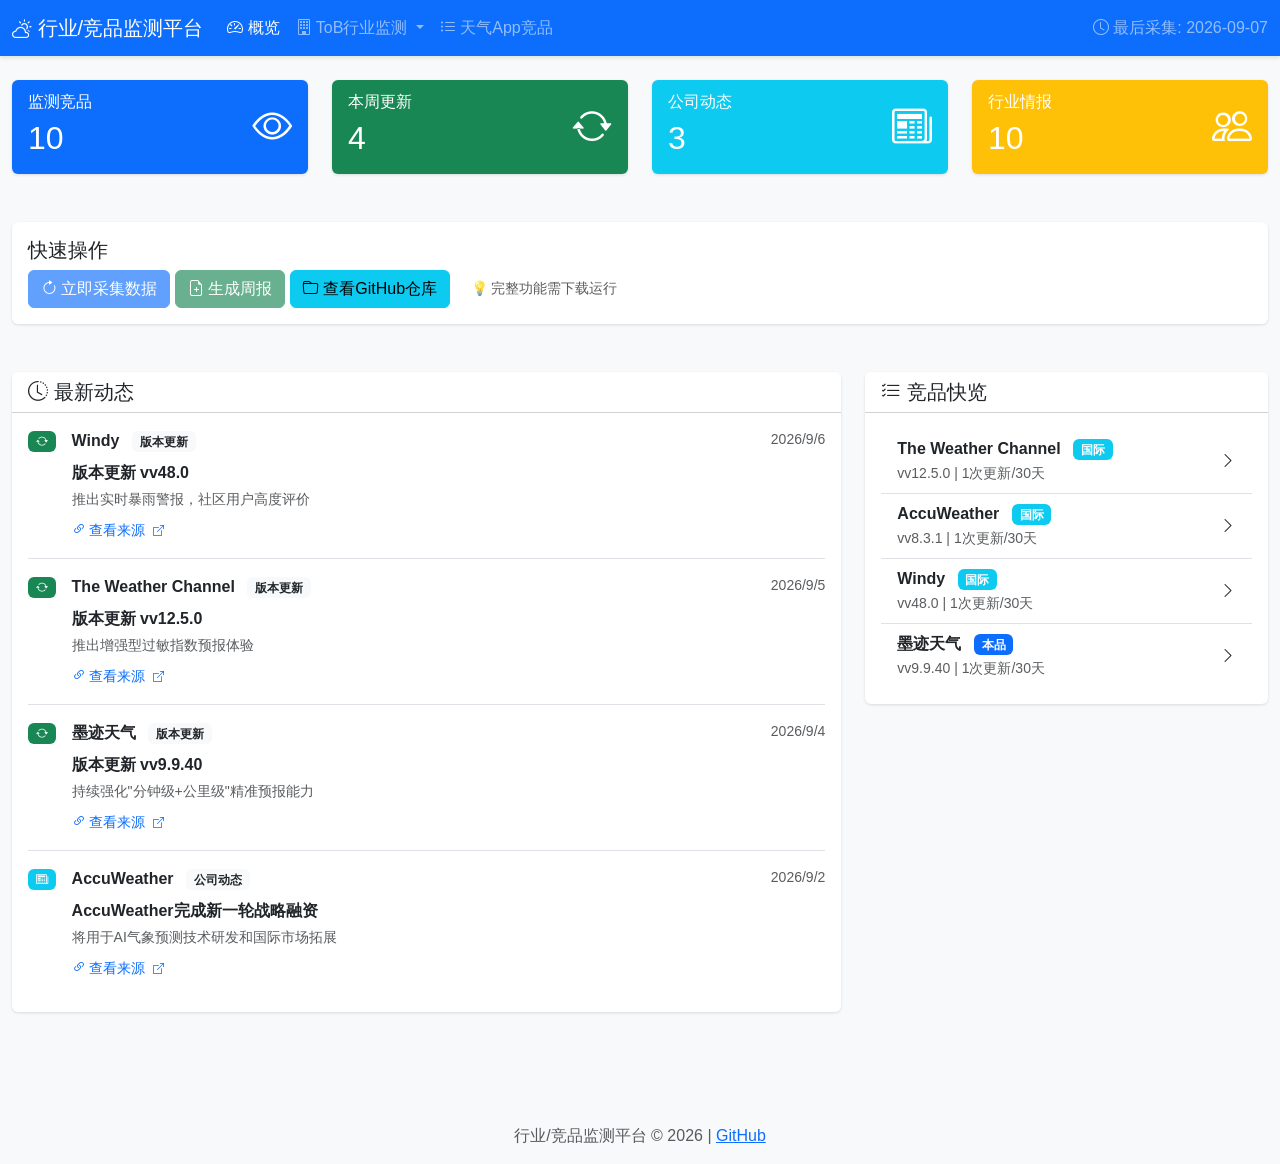
<file: docs/index.html>
<!DOCTYPE html>
<html lang="zh-CN">
<head>
    <meta charset="UTF-8">
    <meta name="viewport" content="width=device-width, initial-scale=1.0">
    <title>行业/竞品监测平台</title>

    <!-- Bootstrap 5 CSS -->
    <link href="https://cdn.jsdelivr.net/npm/bootstrap@5.3.0/dist/css/bootstrap.min.css" rel="stylesheet">
    <!-- Bootstrap Icons -->
    <link rel="stylesheet" href="https://cdn.jsdelivr.net/npm/bootstrap-icons@1.11.0/font/bootstrap-icons.css">
    <!-- Custom CSS -->
    <style>
        body {
            font-family: -apple-system, BlinkMacSystemFont, "Segoe UI", Roboto, "Helvetica Neue", Arial, sans-serif;
            background-color: #f8f9fa;
        }
        .navbar { box-shadow: 0 2px 4px rgba(0,0,0,0.1); }
        .card { border: none; box-shadow: 0 1px 3px rgba(0,0,0,0.12); margin-bottom: 1.5rem; }
        .card:hover { box-shadow: 0 4px 8px rgba(0,0,0,0.15); }
        .timeline-item { position: relative; padding-left: 0; }
        .timeline-item:last-child { border-bottom: none !important; }
    </style>
</head>
<body>
    <!-- 导航栏 -->
    <nav class="navbar navbar-expand-lg navbar-dark bg-primary">
        <div class="container-fluid">
            <a class="navbar-brand" href="index.html">
                <i class="bi bi-cloud-sun"></i> 行业/竞品监测平台
            </a>
            <button class="navbar-toggler" type="button" data-bs-toggle="collapse" data-bs-target="#navbarNav">
                <span class="navbar-toggler-icon"></span>
            </button>
            <div class="collapse navbar-collapse" id="navbarNav">
                <ul class="navbar-nav me-auto">
                    <li class="nav-item">
                        <a class="nav-link active" href="index.html">
                            <i class="bi bi-speedometer2"></i> 概览
                        </a>
                    </li>
                    <li class="nav-item dropdown">
                        <a class="nav-link dropdown-toggle" href="#" role="button" data-bs-toggle="dropdown">
                            <i class="bi bi-building"></i> ToB行业监测
                        </a>
                        <ul class="dropdown-menu">
                            <li><a class="dropdown-item" href="#subway">🚇 地铁行业</a></li>
                            <li><a class="dropdown-item" href="#aviation">✈️ 航空行业</a></li>
                            <li><a class="dropdown-item" href="#energy">⚡ 能源行业</a></li>
                        </ul>
                    </li>
                    <li class="nav-item">
                        <a class="nav-link" href="#competitors">
                            <i class="bi bi-list-ul"></i> 天气App竞品
                        </a>
                    </li>
                </ul>
                <span class="navbar-text">
                    <i class="bi bi-clock"></i> 最后采集: 2026-09-07
                </span>
            </div>
        </div>
    </nav>

    <!-- 主内容区 -->
    <main class="container-fluid mt-4">
        <div class="row">
            <!-- KPI卡片 -->
            <div class="col-md-3 mb-4">
                <div class="card text-white bg-primary">
                    <div class="card-body">
                        <div class="d-flex justify-content-between align-items-center">
                            <div>
                                <h6 class="card-subtitle mb-2">监测竞品</h6>
                                <h2 class="card-title mb-0">10</h2>
                            </div>
                            <i class="bi bi-eye fs-1"></i>
                        </div>
                    </div>
                </div>
            </div>

            <div class="col-md-3 mb-4">
                <div class="card text-white bg-success">
                    <div class="card-body">
                        <div class="d-flex justify-content-between align-items-center">
                            <div>
                                <h6 class="card-subtitle mb-2">本周更新</h6>
                                <h2 class="card-title mb-0">4</h2>
                            </div>
                            <i class="bi bi-arrow-repeat fs-1"></i>
                        </div>
                    </div>
                </div>
            </div>

            <div class="col-md-3 mb-4">
                <div class="card text-white bg-info">
                    <div class="card-body">
                        <div class="d-flex justify-content-between align-items-center">
                            <div>
                                <h6 class="card-subtitle mb-2">公司动态</h6>
                                <h2 class="card-title mb-0">3</h2>
                            </div>
                            <i class="bi bi-newspaper fs-1"></i>
                        </div>
                    </div>
                </div>
            </div>

            <div class="col-md-3 mb-4">
                <div class="card text-white bg-warning">
                    <div class="card-body">
                        <div class="d-flex justify-content-between align-items-center">
                            <div>
                                <h6 class="card-subtitle mb-2">行业情报</h6>
                                <h2 class="card-title mb-0">10</h2>
                            </div>
                            <i class="bi bi-people fs-1"></i>
                        </div>
                    </div>
                </div>
            </div>
        </div>

        <!-- 快速操作 -->
        <div class="row mb-4">
            <div class="col-md-12">
                <div class="card">
                    <div class="card-body">
                        <h5 class="card-title">快速操作</h5>
                        <button class="btn btn-primary" disabled>
                            <i class="bi bi-arrow-clockwise"></i> 立即采集数据
                        </button>
                        <button class="btn btn-success" disabled>
                            <i class="bi bi-file-earmark-plus"></i> 生成周报
                        </button>
                        <a href="https://github.com/hahaliu120600-alt/competitor-monitor-platform" target="_blank" class="btn btn-info">
                            <i class="bi bi-folder"></i> 查看GitHub仓库
                        </a>
                        <small class="text-muted ms-3">💡 完整功能需下载运行</small>
                    </div>
                </div>
            </div>
        </div>

        <div class="row">
            <!-- 最新动态 -->
            <div class="col-md-8 mb-4">
                <div class="card">
                    <div class="card-header bg-white">
                        <h5 class="mb-0">
                            <i class="bi bi-clock-history"></i> 最新动态
                        </h5>
                    </div>
                    <div class="card-body" style="max-height: 600px; overflow-y: auto;">
                        <div class="timeline">
                            <!-- 动态1 -->
                            <div class="timeline-item mb-3 pb-3 border-bottom">
                                <div class="d-flex">
                                    <div class="me-3">
                                        <span class="badge bg-success">
                                            <i class="bi bi-arrow-repeat"></i>
                                        </span>
                                    </div>
                                    <div class="flex-grow-1">
                                        <div class="d-flex justify-content-between align-items-start">
                                            <div>
                                                <strong>Windy</strong>
                                                <span class="badge bg-light text-dark ms-2 small">版本更新</span>
                                            </div>
                                            <small class="text-muted">2026/9/6</small>
                                        </div>
                                        <div class="mt-2">
                                            <strong>版本更新 vv48.0</strong>
                                            <p class="text-muted small mb-1 mt-1">推出实时暴雨警报，社区用户高度评价</p>
                                            <div class="mt-2">
                                                <a href="https://community.windy.com" target="_blank" class="small text-primary text-decoration-none">
                                                    <i class="bi bi-link-45deg"></i> 查看来源
                                                    <i class="bi bi-box-arrow-up-right ms-1" style="font-size: 0.8em;"></i>
                                                </a>
                                            </div>
                                        </div>
                                    </div>
                                </div>
                            </div>

                            <!-- 动态2 -->
                            <div class="timeline-item mb-3 pb-3 border-bottom">
                                <div class="d-flex">
                                    <div class="me-3">
                                        <span class="badge bg-success">
                                            <i class="bi bi-arrow-repeat"></i>
                                        </span>
                                    </div>
                                    <div class="flex-grow-1">
                                        <div class="d-flex justify-content-between align-items-start">
                                            <div>
                                                <strong>The Weather Channel</strong>
                                                <span class="badge bg-light text-dark ms-2 small">版本更新</span>
                                            </div>
                                            <small class="text-muted">2026/9/5</small>
                                        </div>
                                        <div class="mt-2">
                                            <strong>版本更新 vv12.5.0</strong>
                                            <p class="text-muted small mb-1 mt-1">推出增强型过敏指数预报体验</p>
                                            <div class="mt-2">
                                                <a href="https://weather.com/updates" target="_blank" class="small text-primary text-decoration-none">
                                                    <i class="bi bi-link-45deg"></i> 查看来源
                                                    <i class="bi bi-box-arrow-up-right ms-1" style="font-size: 0.8em;"></i>
                                                </a>
                                            </div>
                                        </div>
                                    </div>
                                </div>
                            </div>

                            <!-- 动态3 -->
                            <div class="timeline-item mb-3 pb-3 border-bottom">
                                <div class="d-flex">
                                    <div class="me-3">
                                        <span class="badge bg-success">
                                            <i class="bi bi-arrow-repeat"></i>
                                        </span>
                                    </div>
                                    <div class="flex-grow-1">
                                        <div class="d-flex justify-content-between align-items-start">
                                            <div>
                                                <strong>墨迹天气</strong>
                                                <span class="badge bg-light text-dark ms-2 small">版本更新</span>
                                            </div>
                                            <small class="text-muted">2026/9/4</small>
                                        </div>
                                        <div class="mt-2">
                                            <strong>版本更新 vv9.9.40</strong>
                                            <p class="text-muted small mb-1 mt-1">持续强化"分钟级+公里级"精准预报能力</p>
                                            <div class="mt-2">
                                                <a href="https://moji.com" target="_blank" class="small text-primary text-decoration-none">
                                                    <i class="bi bi-link-45deg"></i> 查看来源
                                                    <i class="bi bi-box-arrow-up-right ms-1" style="font-size: 0.8em;"></i>
                                                </a>
                                            </div>
                                        </div>
                                    </div>
                                </div>
                            </div>

                            <!-- 动态4 -->
                            <div class="timeline-item mb-3">
                                <div class="d-flex">
                                    <div class="me-3">
                                        <span class="badge bg-info">
                                            <i class="bi bi-newspaper"></i>
                                        </span>
                                    </div>
                                    <div class="flex-grow-1">
                                        <div class="d-flex justify-content-between align-items-start">
                                            <div>
                                                <strong>AccuWeather</strong>
                                                <span class="badge bg-light text-dark ms-2 small">公司动态</span>
                                            </div>
                                            <small class="text-muted">2026/9/2</small>
                                        </div>
                                        <div class="mt-2">
                                            <strong>AccuWeather完成新一轮战略融资</strong>
                                            <p class="text-muted small mb-1 mt-1">将用于AI气象预测技术研发和国际市场拓展</p>
                                            <div class="mt-2">
                                                <a href="https://accuweather.com/press" target="_blank" class="small text-primary text-decoration-none">
                                                    <i class="bi bi-link-45deg"></i> 查看来源
                                                    <i class="bi bi-box-arrow-up-right ms-1" style="font-size: 0.8em;"></i>
                                                </a>
                                            </div>
                                        </div>
                                    </div>
                                </div>
                            </div>
                        </div>
                    </div>
                </div>
            </div>

            <!-- 竞品快览 -->
            <div class="col-md-4 mb-4">
                <div class="card">
                    <div class="card-header bg-white">
                        <h5 class="mb-0">
                            <i class="bi bi-list-check"></i> 竞品快览
                        </h5>
                    </div>
                    <div class="card-body" style="max-height: 600px; overflow-y: auto;">
                        <div class="list-group list-group-flush">
                            <a href="#" class="list-group-item list-group-item-action">
                                <div class="d-flex justify-content-between align-items-center">
                                    <div>
                                        <strong>The Weather Channel</strong>
                                        <span class="badge bg-info ms-2">国际</span>
                                        <br>
                                        <small class="text-muted">vv12.5.0 | 1次更新/30天</small>
                                    </div>
                                    <i class="bi bi-chevron-right"></i>
                                </div>
                            </a>
                            <a href="#" class="list-group-item list-group-item-action">
                                <div class="d-flex justify-content-between align-items-center">
                                    <div>
                                        <strong>AccuWeather</strong>
                                        <span class="badge bg-info ms-2">国际</span>
                                        <br>
                                        <small class="text-muted">vv8.3.1 | 1次更新/30天</small>
                                    </div>
                                    <i class="bi bi-chevron-right"></i>
                                </div>
                            </a>
                            <a href="#" class="list-group-item list-group-item-action">
                                <div class="d-flex justify-content-between align-items-center">
                                    <div>
                                        <strong>Windy</strong>
                                        <span class="badge bg-info ms-2">国际</span>
                                        <br>
                                        <small class="text-muted">vv48.0 | 1次更新/30天</small>
                                    </div>
                                    <i class="bi bi-chevron-right"></i>
                                </div>
                            </a>
                            <a href="#" class="list-group-item list-group-item-action">
                                <div class="d-flex justify-content-between align-items-center">
                                    <div>
                                        <strong>墨迹天气</strong>
                                        <span class="badge bg-primary ms-2">本品</span>
                                        <br>
                                        <small class="text-muted">vv9.9.40 | 1次更新/30天</small>
                                    </div>
                                    <i class="bi bi-chevron-right"></i>
                                </div>
                            </a>
                        </div>
                    </div>
                </div>
            </div>
        </div>
    </main>

    <!-- 页脚 -->
    <footer class="footer mt-5 py-3 bg-light">
        <div class="container text-center">
            <span class="text-muted">行业/竞品监测平台 &copy; 2026 |
            <a href="https://github.com/hahaliu120600-alt/competitor-monitor-platform" target="_blank">GitHub</a>
            </span>
        </div>
    </footer>

    <!-- Bootstrap 5 JS -->
    <script src="https://cdn.jsdelivr.net/npm/bootstrap@5.3.0/dist/js/bootstrap.bundle.min.js"></script>
</body>
</html>
</file>
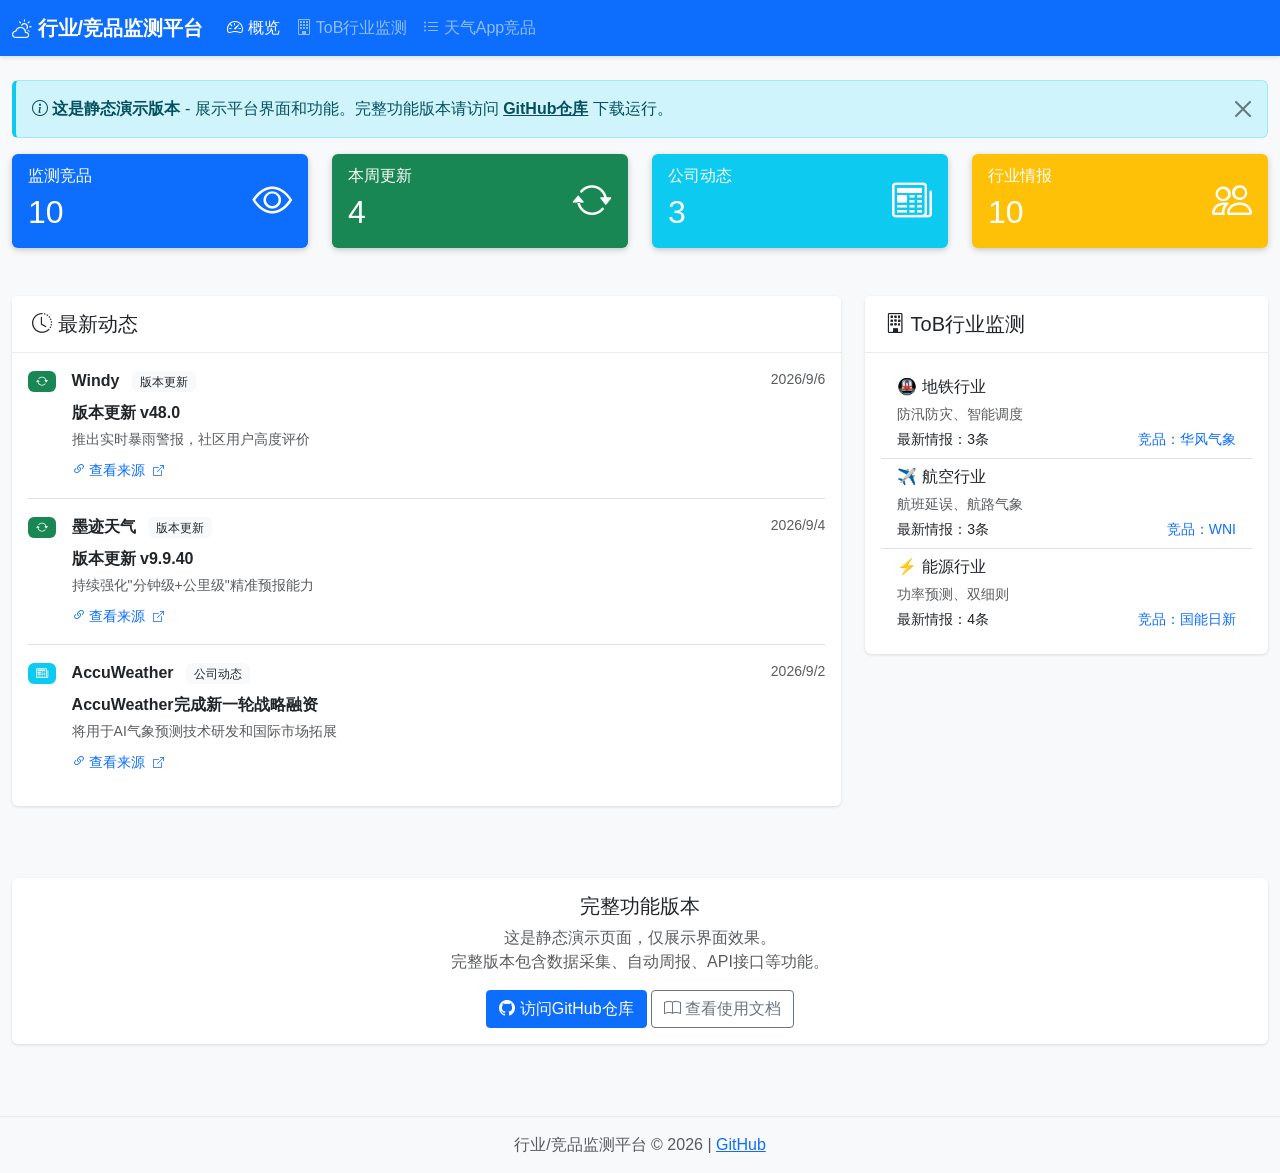
<file: docs/index_readme.html>
<!DOCTYPE html>
<html lang="zh-CN">
<head>
    <meta charset="UTF-8">
    <meta name="viewport" content="width=device-width, initial-scale=1.0">
    <title>行业/竞品监测平台 - 演示版</title>

    <!-- Bootstrap 5 CSS -->
    <link href="https://cdn.jsdelivr.net/npm/bootstrap@5.3.0/dist/css/bootstrap.min.css" rel="stylesheet">

    <!-- Bootstrap Icons -->
    <link rel="stylesheet" href="https://cdn.jsdelivr.net/npm/bootstrap-icons@1.11.0/font/bootstrap-icons.css">

    <!-- Custom CSS -->
    <link rel="stylesheet" href="static/css/custom.css">
</head>
<body>
    <!-- 导航栏 -->
    <nav class="navbar navbar-expand-lg navbar-dark bg-primary">
        <div class="container-fluid">
            <a class="navbar-brand" href="index.html">
                <i class="bi bi-cloud-sun"></i> 行业/竞品监测平台
            </a>
            <button class="navbar-toggler" type="button" data-bs-toggle="collapse" data-bs-target="#navbarNav">
                <span class="navbar-toggler-icon"></span>
            </button>
            <div class="collapse navbar-collapse" id="navbarNav">
                <ul class="navbar-nav me-auto">
                    <li class="nav-item">
                        <a class="nav-link active" href="index.html">
                            <i class="bi bi-speedometer2"></i> 概览
                        </a>
                    </li>
                    <li class="nav-item">
                        <a class="nav-link" href="#tob">
                            <i class="bi bi-building"></i> ToB行业监测
                        </a>
                    </li>
                    <li class="nav-item">
                        <a class="nav-link" href="#competitors">
                            <i class="bi bi-list-ul"></i> 天气App竞品
                        </a>
                    </li>
                </ul>
            </div>
        </div>
    </nav>

    <!-- 主内容区 -->
    <main class="container-fluid mt-4">
        <!-- 提示信息 -->
        <div class="alert alert-info alert-dismissible fade show" role="alert">
            <i class="bi bi-info-circle"></i>
            <strong>这是静态演示版本</strong> - 展示平台界面和功能。完整功能版本请访问
            <a href="https://github.com/hahaliu120600-alt/competitor-monitor-platform" target="_blank" class="alert-link">GitHub仓库</a>
            下载运行。
            <button type="button" class="btn-close" data-bs-dismiss="alert"></button>
        </div>

        <div class="row">
            <!-- KPI卡片 -->
            <div class="col-md-3 mb-4">
                <div class="card text-white bg-primary">
                    <div class="card-body">
                        <div class="d-flex justify-content-between align-items-center">
                            <div>
                                <h6 class="card-subtitle mb-2">监测竞品</h6>
                                <h2 class="card-title mb-0">10</h2>
                            </div>
                            <i class="bi bi-eye fs-1"></i>
                        </div>
                    </div>
                </div>
            </div>

            <div class="col-md-3 mb-4">
                <div class="card text-white bg-success">
                    <div class="card-body">
                        <div class="d-flex justify-content-between align-items-center">
                            <div>
                                <h6 class="card-subtitle mb-2">本周更新</h6>
                                <h2 class="card-title mb-0">4</h2>
                            </div>
                            <i class="bi bi-arrow-repeat fs-1"></i>
                        </div>
                    </div>
                </div>
            </div>

            <div class="col-md-3 mb-4">
                <div class="card text-white bg-info">
                    <div class="card-body">
                        <div class="d-flex justify-content-between align-items-center">
                            <div>
                                <h6 class="card-subtitle mb-2">公司动态</h6>
                                <h2 class="card-title mb-0">3</h2>
                            </div>
                            <i class="bi bi-newspaper fs-1"></i>
                        </div>
                    </div>
                </div>
            </div>

            <div class="col-md-3 mb-4">
                <div class="card text-white bg-warning">
                    <div class="card-body">
                        <div class="d-flex justify-content-between align-items-center">
                            <div>
                                <h6 class="card-subtitle mb-2">行业情报</h6>
                                <h2 class="card-title mb-0">10</h2>
                            </div>
                            <i class="bi bi-people fs-1"></i>
                        </div>
                    </div>
                </div>
            </div>
        </div>

        <!-- 功能展示 -->
        <div class="row">
            <div class="col-md-8 mb-4">
                <div class="card">
                    <div class="card-header bg-white">
                        <h5 class="mb-0">
                            <i class="bi bi-clock-history"></i> 最新动态
                        </h5>
                    </div>
                    <div class="card-body">
                        <div class="timeline">
                            <div class="timeline-item mb-3 pb-3 border-bottom">
                                <div class="d-flex">
                                    <div class="me-3">
                                        <span class="badge bg-success">
                                            <i class="bi bi-arrow-repeat"></i>
                                        </span>
                                    </div>
                                    <div class="flex-grow-1">
                                        <div class="d-flex justify-content-between align-items-start">
                                            <div>
                                                <strong>Windy</strong>
                                                <span class="badge bg-light text-dark ms-2 small">版本更新</span>
                                            </div>
                                            <small class="text-muted">2026/9/6</small>
                                        </div>
                                        <div class="mt-2">
                                            <strong>版本更新 v48.0</strong>
                                            <p class="text-muted small mb-1 mt-1">推出实时暴雨警报，社区用户高度评价</p>
                                            <div class="mt-2">
                                                <a href="https://community.windy.com" target="_blank" class="small text-primary text-decoration-none">
                                                    <i class="bi bi-link-45deg"></i> 查看来源
                                                    <i class="bi bi-box-arrow-up-right ms-1" style="font-size: 0.8em;"></i>
                                                </a>
                                            </div>
                                        </div>
                                    </div>
                                </div>
                            </div>

                            <div class="timeline-item mb-3 pb-3 border-bottom">
                                <div class="d-flex">
                                    <div class="me-3">
                                        <span class="badge bg-success">
                                            <i class="bi bi-arrow-repeat"></i>
                                        </span>
                                    </div>
                                    <div class="flex-grow-1">
                                        <div class="d-flex justify-content-between align-items-start">
                                            <div>
                                                <strong>墨迹天气</strong>
                                                <span class="badge bg-light text-dark ms-2 small">版本更新</span>
                                            </div>
                                            <small class="text-muted">2026/9/4</small>
                                        </div>
                                        <div class="mt-2">
                                            <strong>版本更新 v9.9.40</strong>
                                            <p class="text-muted small mb-1 mt-1">持续强化"分钟级+公里级"精准预报能力</p>
                                            <div class="mt-2">
                                                <a href="https://moji.com" target="_blank" class="small text-primary text-decoration-none">
                                                    <i class="bi bi-link-45deg"></i> 查看来源
                                                    <i class="bi bi-box-arrow-up-right ms-1" style="font-size: 0.8em;"></i>
                                                </a>
                                            </div>
                                        </div>
                                    </div>
                                </div>
                            </div>

                            <div class="timeline-item mb-3">
                                <div class="d-flex">
                                    <div class="me-3">
                                        <span class="badge bg-info">
                                            <i class="bi bi-newspaper"></i>
                                        </span>
                                    </div>
                                    <div class="flex-grow-1">
                                        <div class="d-flex justify-content-between align-items-start">
                                            <div>
                                                <strong>AccuWeather</strong>
                                                <span class="badge bg-light text-dark ms-2 small">公司动态</span>
                                            </div>
                                            <small class="text-muted">2026/9/2</small>
                                        </div>
                                        <div class="mt-2">
                                            <strong>AccuWeather完成新一轮战略融资</strong>
                                            <p class="text-muted small mb-1 mt-1">将用于AI气象预测技术研发和国际市场拓展</p>
                                            <div class="mt-2">
                                                <a href="https://accuweather.com/press" target="_blank" class="small text-primary text-decoration-none">
                                                    <i class="bi bi-link-45deg"></i> 查看来源
                                                    <i class="bi bi-box-arrow-up-right ms-1" style="font-size: 0.8em;"></i>
                                                </a>
                                            </div>
                                        </div>
                                    </div>
                                </div>
                            </div>
                        </div>
                    </div>
                </div>
            </div>

            <div class="col-md-4 mb-4">
                <div class="card">
                    <div class="card-header bg-white">
                        <h5 class="mb-0">
                            <i class="bi bi-building"></i> ToB行业监测
                        </h5>
                    </div>
                    <div class="card-body">
                        <div class="list-group list-group-flush">
                            <div class="list-group-item">
                                <h6>🚇 地铁行业</h6>
                                <p class="small text-muted mb-1">防汛防灾、智能调度</p>
                                <div class="d-flex justify-content-between small">
                                    <span>最新情报：3条</span>
                                    <span class="text-primary">竞品：华风气象</span>
                                </div>
                            </div>

                            <div class="list-group-item">
                                <h6>✈️ 航空行业</h6>
                                <p class="small text-muted mb-1">航班延误、航路气象</p>
                                <div class="d-flex justify-content-between small">
                                    <span>最新情报：3条</span>
                                    <span class="text-primary">竞品：WNI</span>
                                </div>
                            </div>

                            <div class="list-group-item">
                                <h6>⚡ 能源行业</h6>
                                <p class="small text-muted mb-1">功率预测、双细则</p>
                                <div class="d-flex justify-content-between small">
                                    <span>最新情报：4条</span>
                                    <span class="text-primary">竞品：国能日新</span>
                                </div>
                            </div>
                        </div>
                    </div>
                </div>
            </div>
        </div>

        <!-- 项目信息 -->
        <div class="row mt-4">
            <div class="col-md-12">
                <div class="card">
                    <div class="card-body text-center">
                        <h5>完整功能版本</h5>
                        <p class="text-muted">
                            这是静态演示页面，仅展示界面效果。<br>
                            完整版本包含数据采集、自动周报、API接口等功能。
                        </p>
                        <a href="https://github.com/hahaliu120600-alt/competitor-monitor-platform" class="btn btn-primary" target="_blank">
                            <i class="bi bi-github"></i> 访问GitHub仓库
                        </a>
                        <a href="https://github.com/hahaliu120600-alt/competitor-monitor-platform#readme" class="btn btn-outline-secondary" target="_blank">
                            <i class="bi bi-book"></i> 查看使用文档
                        </a>
                    </div>
                </div>
            </div>
        </div>
    </main>

    <!-- 页脚 -->
    <footer class="footer mt-5 py-3 bg-light">
        <div class="container text-center">
            <span class="text-muted">行业/竞品监测平台 &copy; 2026 |
            <a href="https://github.com/hahaliu120600-alt/competitor-monitor-platform" target="_blank">GitHub</a>
            </span>
        </div>
    </footer>

    <!-- Bootstrap 5 JS -->
    <script src="https://cdn.jsdelivr.net/npm/bootstrap@5.3.0/dist/js/bootstrap.bundle.min.js"></script>
</body>
</html>
</file>
<file: docs/static/css/custom.css>
/* 自定义样式 */

:root {
    --primary-color: #0d6efd;
    --success-color: #198754;
    --info-color: #0dcaf0;
    --warning-color: #ffc107;
    --danger-color: #dc3545;
}

body {
    font-family: -apple-system, BlinkMacSystemFont, "Segoe UI", Roboto, "Helvetica Neue", Arial, sans-serif;
    background-color: #f8f9fa;
}

/* 导航栏 */
.navbar {
    box-shadow: 0 2px 4px rgba(0, 0, 0, 0.1);
}

.navbar-brand {
    font-weight: 600;
}

/* 卡片样式 */
.card {
    border: none;
    box-shadow: 0 1px 3px rgba(0, 0, 0, 0.12);
    margin-bottom: 1.5rem;
    transition: box-shadow 0.3s ease;
}

.card:hover {
    box-shadow: 0 4px 8px rgba(0, 0, 0, 0.15);
}

.card-header {
    border-bottom: 1px solid #e9ecef;
    padding: 1rem 1.25rem;
}

/* KPI卡片 */
.card.bg-primary,
.card.bg-success,
.card.bg-info,
.card.bg-warning {
    border: none;
    box-shadow: 0 2px 6px rgba(0, 0, 0, 0.2);
}

.card.bg-warning {
    color: #000;
}

/* Timeline样式 */
.timeline-item {
    position: relative;
    padding-left: 0;
}

.timeline-item:last-child {
    border-bottom: none !important;
}

/* 表格样式 */
.table {
    font-size: 0.95rem;
}

.table thead th {
    background-color: #f8f9fa;
    border-bottom: 2px solid #dee2e6;
    font-weight: 600;
    color: #495057;
}

.table-hover tbody tr:hover {
    background-color: #f1f3f5;
}

/* 徽章样式 */
.badge {
    padding: 0.35em 0.65em;
    font-weight: 500;
}

/* 按钮样式 */
.btn {
    border-radius: 0.25rem;
    font-weight: 500;
}

.btn-sm {
    font-size: 0.875rem;
}

/* 页脚 */
.footer {
    border-top: 1px solid #e9ecef;
    margin-top: auto;
}

/* 加载动画 */
.spinner-border {
    color: var(--primary-color);
}

/* 响应式调整 */
@media (max-width: 768px) {
    .card-body {
        padding: 1rem;
    }

    .table {
        font-size: 0.85rem;
    }

    h2 {
        font-size: 1.5rem;
    }
}

/* 图表容器 */
canvas {
    max-height: 400px;
}

/* 列表组 */
.list-group-item {
    border-left: none;
    border-right: none;
}

.list-group-item:first-child {
    border-top: none;
}

.list-group-item:last-child {
    border-bottom: none;
}

/* 表单 */
.form-label {
    font-weight: 500;
    margin-bottom: 0.5rem;
    color: #495057;
}

.form-control:focus,
.form-select:focus {
    border-color: var(--primary-color);
    box-shadow: 0 0 0 0.2rem rgba(13, 110, 253, 0.25);
}

/* Alert */
.alert {
    border-left: 4px solid;
}

.alert-info {
    border-left-color: var(--info-color);
}

/* 状态指示器 */
.status-indicator {
    width: 8px;
    height: 8px;
    border-radius: 50%;
    display: inline-block;
    margin-right: 0.5rem;
}

.status-indicator.active {
    background-color: var(--success-color);
    box-shadow: 0 0 0 2px rgba(25, 135, 84, 0.3);
}

.status-indicator.inactive {
    background-color: var(--danger-color);
}
</file>
